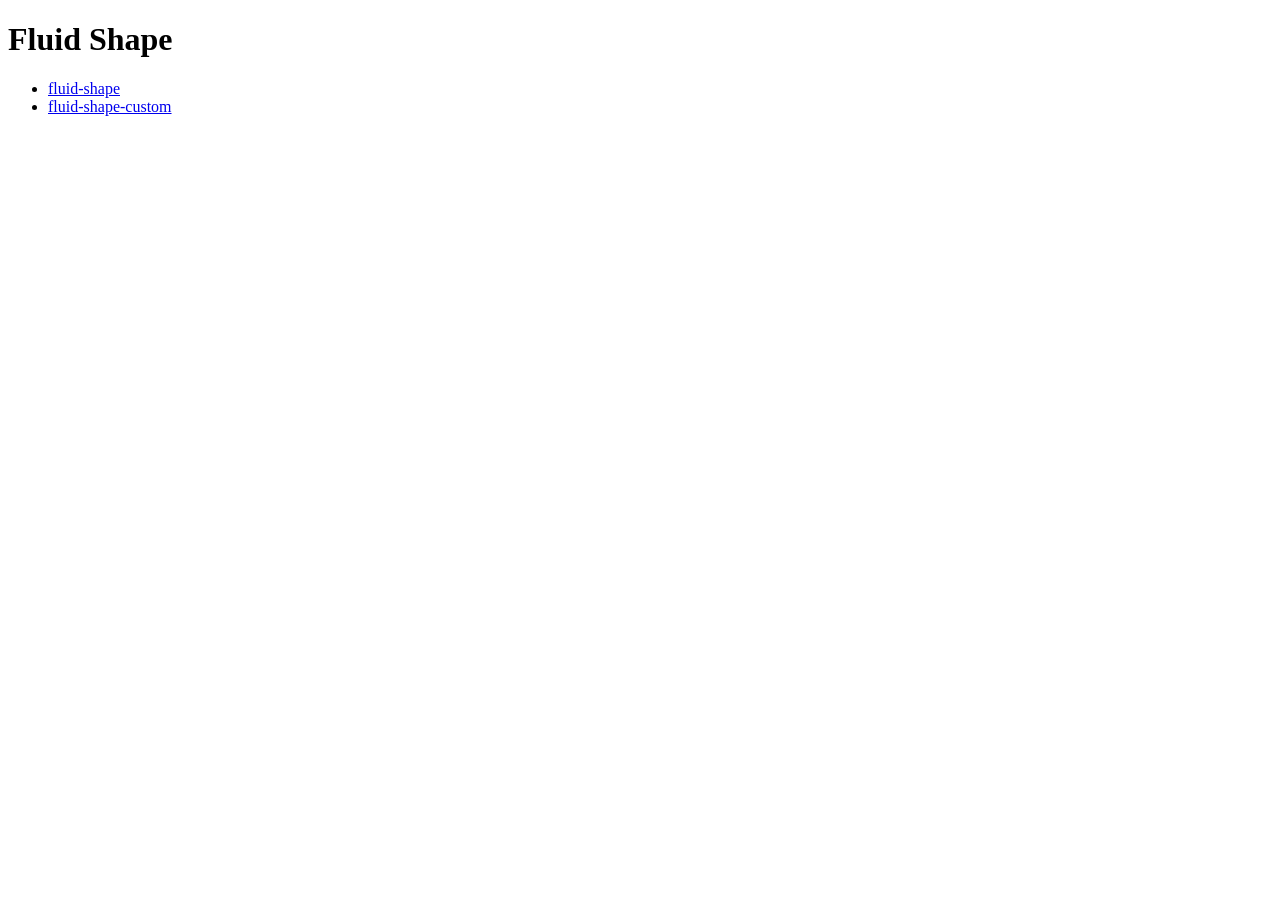
<file: index.html>
<!DOCTYPE html>
<html lang="ja">
<head>
	<meta charset="UTF-8">
	<meta name="viewport" content="width=device-width, initial-scale=1.0">
	<title>20261119-hc</title>
</head>
<body>
    <h1>Fluid Shape</h1>

    <ul>
        <li><a href="./fluid-shape/index.html">fluid-shape</a></li>
        <li><a href="./fluid-shape_custom/index.html">fluid-shape-custom</a></li>
    </ul>
</body>
</html>
</file>
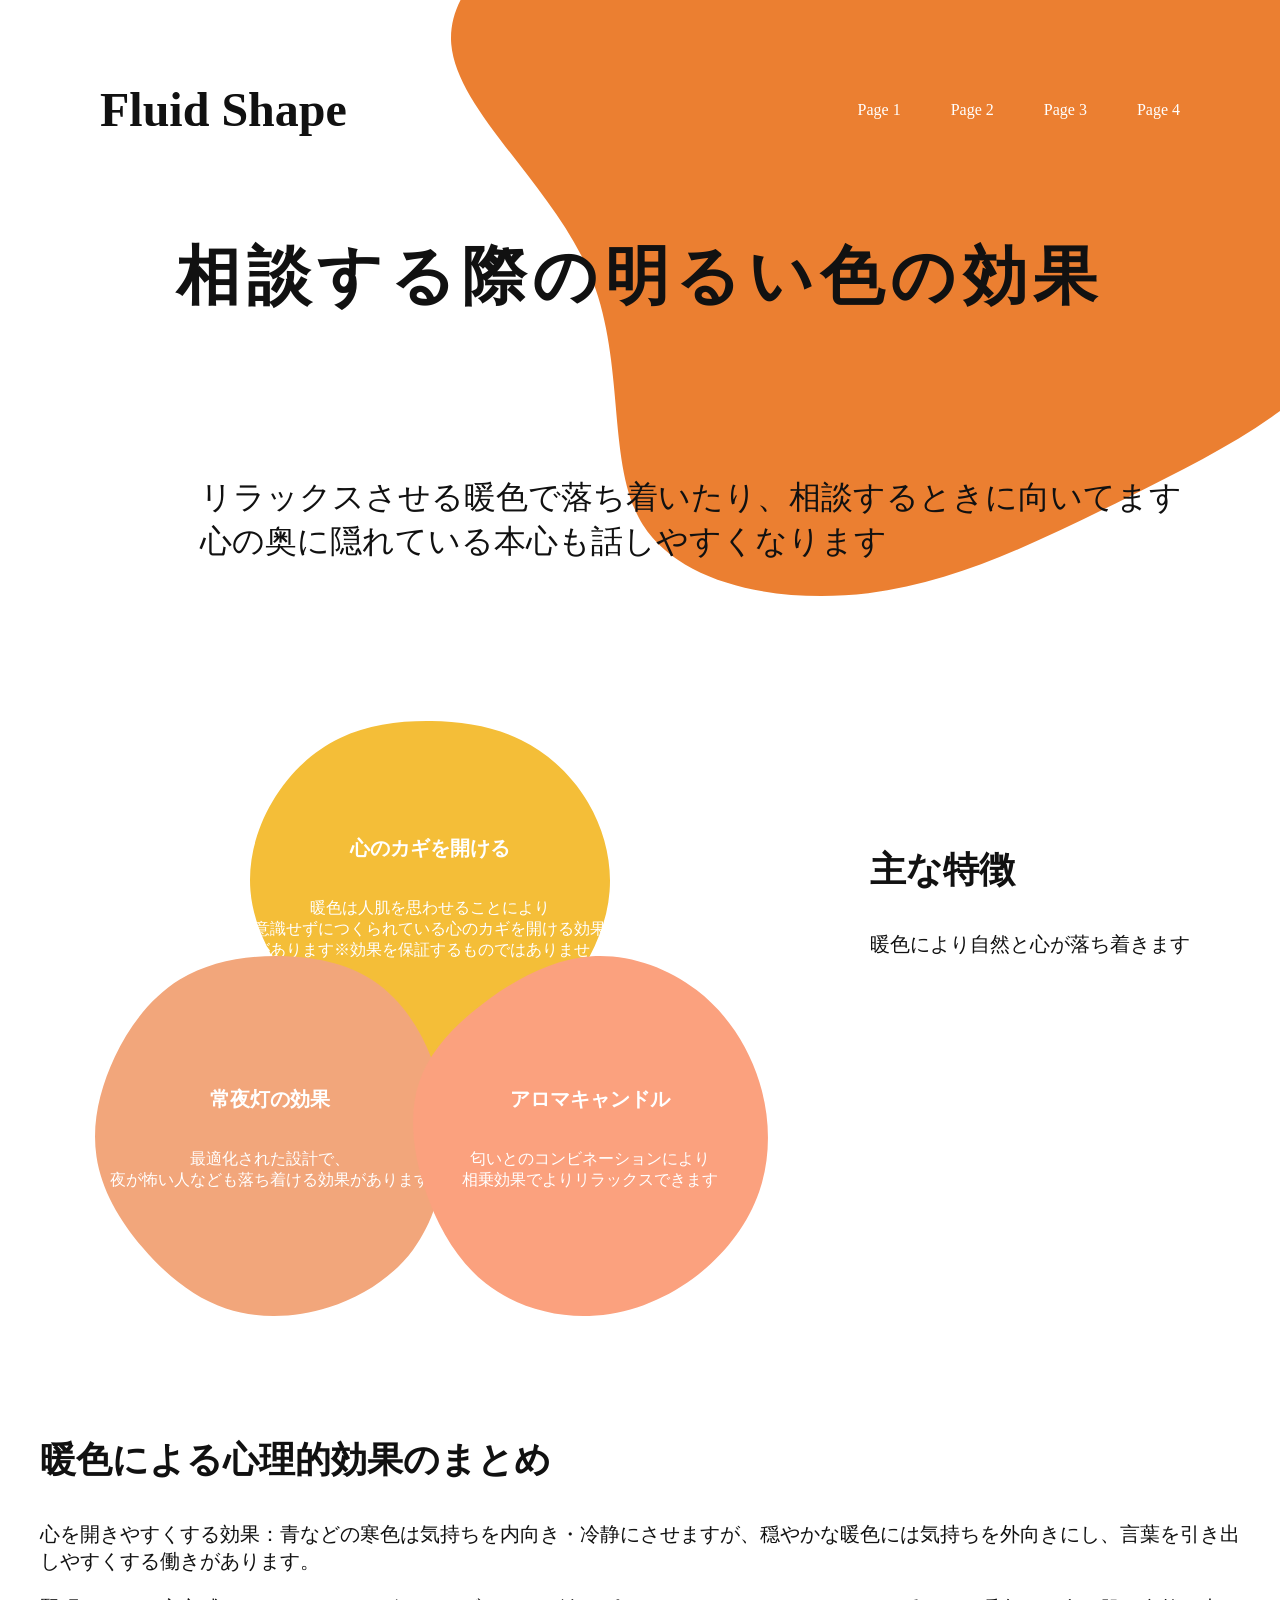
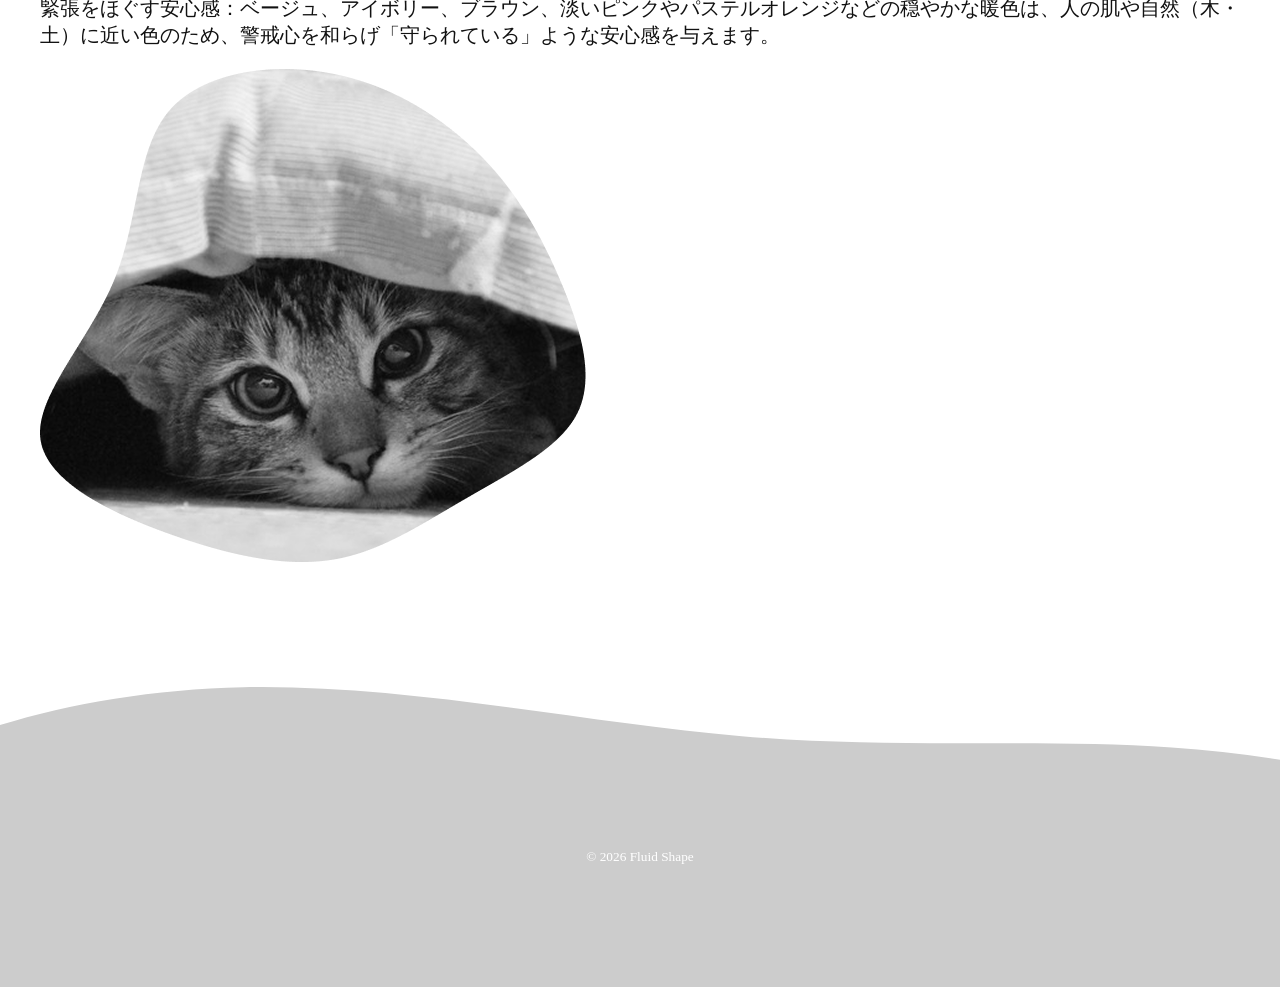
<file: fluid-shape_custom/index.html>
<!doctype html>
<html lang="ja">
<head>
  <meta charset="UTF-8" />
  <title>Fluid Shape</title>
  <link rel="stylesheet" href="style.css">
</head>

<body>
  <header>
    <div class="links">
      <h1 class="logo"><a href="#">Fluid Shape</a></h1>
      <nav>
        <a href="#">Page 1</a>
        <a href="#">Page 2</a>
        <a href="#">Page 3</a>
        <a href="#">Page 4</a>
      </nav>
    </div>
    <p class="main-copy">相談する際の明るい色の効果</p>
    <p class="sub-copy">
      リラックスさせる暖色で落ち着いたり、相談するときに向いてます<br>
      心の奥に隠れている本心も話しやすくなります
    </p>
  </header>

  <main>
    <section class="feature">
      <div class="text-area">
        <h2>主な特徴</h2>
        <p>暖色により自然と心が落ち着きます</p>
      </div>

      <div class="features">
        <div class="center">
          <div>
            <h3>心のカギを開ける</h3>
            <p>暖色は人肌を思わせることにより<br>意識せずにつくられている心のカギを開ける効果があります※効果を保証するものではありません</p>
          </div>
        </div>
        <div class="left">
          <div>
            <h3>常夜灯の効果</h3>
            <p>最適化された設計で、<br>夜が怖い人なども落ち着ける効果があります</p>
          </div>
        </div>
        <div class="right">
          <div>
            <h3>アロマキャンドル</h3>
            <p>匂いとのコンビネーションにより<br>相乗効果でよりリラックスできます</p>
          </div>
        </div>
      </div>

    </section>

    <section class="new-era">
      <div class="text-area">
        <h2>暖色による心理的効果のまとめ</h2>
        <p>心を開きやすくする効果：青などの寒色は気持ちを内向き・冷静にさせますが、穏やかな暖色には気持ちを外向きにし、言葉を引き出しやすくする働きがあります。</p>
        <p>緊張をほぐす安心感：ベージュ、アイボリー、ブラウン、淡いピンクやパステルオレンジなどの穏やかな暖色は、人の肌や自然（木・土）に近い色のため、警戒心を和らげ「守られている」ような安心感を与えます。</p>
      </div>
      <img src="img/cat.png" alt="猫">
    </section>
  </main>

  <footer>
    <small class="copyright">&copy; 2026 Fluid Shape</small>
  </footer>
</body>
</html>
</file>
<file: fluid-shape_custom/style.css>
@charset "utf-8";

* {
  box-sizing: border-box;
}

body {
  margin: 0;
  color: #111;
  font-size: 16px;
  min-width: 1200px
}

a {
  color: inherit;
  text-decoration: none;
}

header {
  height: 596px;
  display: flex;
  flex-direction: column;
  position: relative;
  background: url(img/header.svg) no-repeat top right/contain;
}

.links {
  width: 100%;
  display: flex;
  justify-content: space-between;
  align-items: center;
  padding: 50px 100px 0;
}

.links .logo {
  font-size: 48px;
}

.links nav {
  display: flex;
  gap: 50px;
}

.links nav a {
  color: #fff;
}

.main-copy {
  width: 100%;
  font-size: 64px;
  font-weight: 700;
  text-align: center;
  margin: 1em 0 0;
  letter-spacing: .1em;
}

.sub-copy {
  font-size: 32px;
  position: absolute;
  left: 200px;
  bottom: 0;
}

main {
  width: 1200px;
  margin: auto;
}

section {
  margin: 120px auto;
}

h2 {
  font-size: 36px;
  margin-bottom: 1em;
}

.text-area p {
  font-size: 20px;
}

.feature {
  display: flex;
  flex-direction: row-reverse;
  justify-content: center;
  gap: 100px;
}

.feature .text-area {
  margin-top: 100px;
}

.features {
  width: 680px;
  height: 600px;
  position: relative;
  text-align: center;
  color: #fff;
}

.features div {
  position: absolute;
  display: flex;
  flex-direction: column;
  justify-content: center;
  align-items: center;
  width: 360px;
  height: 360px;
}

.center {
  background: url(img/center.svg) center/contain no-repeat;
  top: 0;
  left: 50%;
  transform: translateX(-50%);
}

.left {
  background: url(img/left.svg) center/contain no-repeat;
  left: 0;
  bottom: 0;
}

.right {
  background: url(img/right.svg) center/contain no-repeat;
  right: 0;
  bottom: 0;
}

.features h3 {
  font-size: 20px;
  margin-bottom: 1em;
}

.section-2 {
  display: flex;
  align-items: center;
  justify-content: space-between;
}

.section-2 .text-area {
  width: 44%;
}


.section-2 img {
  width: 50%;
  height: auto;
}

footer {
  height: 300px;
  background: url(img/footer.svg) top center /cover no-repeat;
  display: flex;
  justify-content: center;
  align-items: center;
}

.copyright {
  color: #fff;
  margin-top: 40px;
}
</file>
